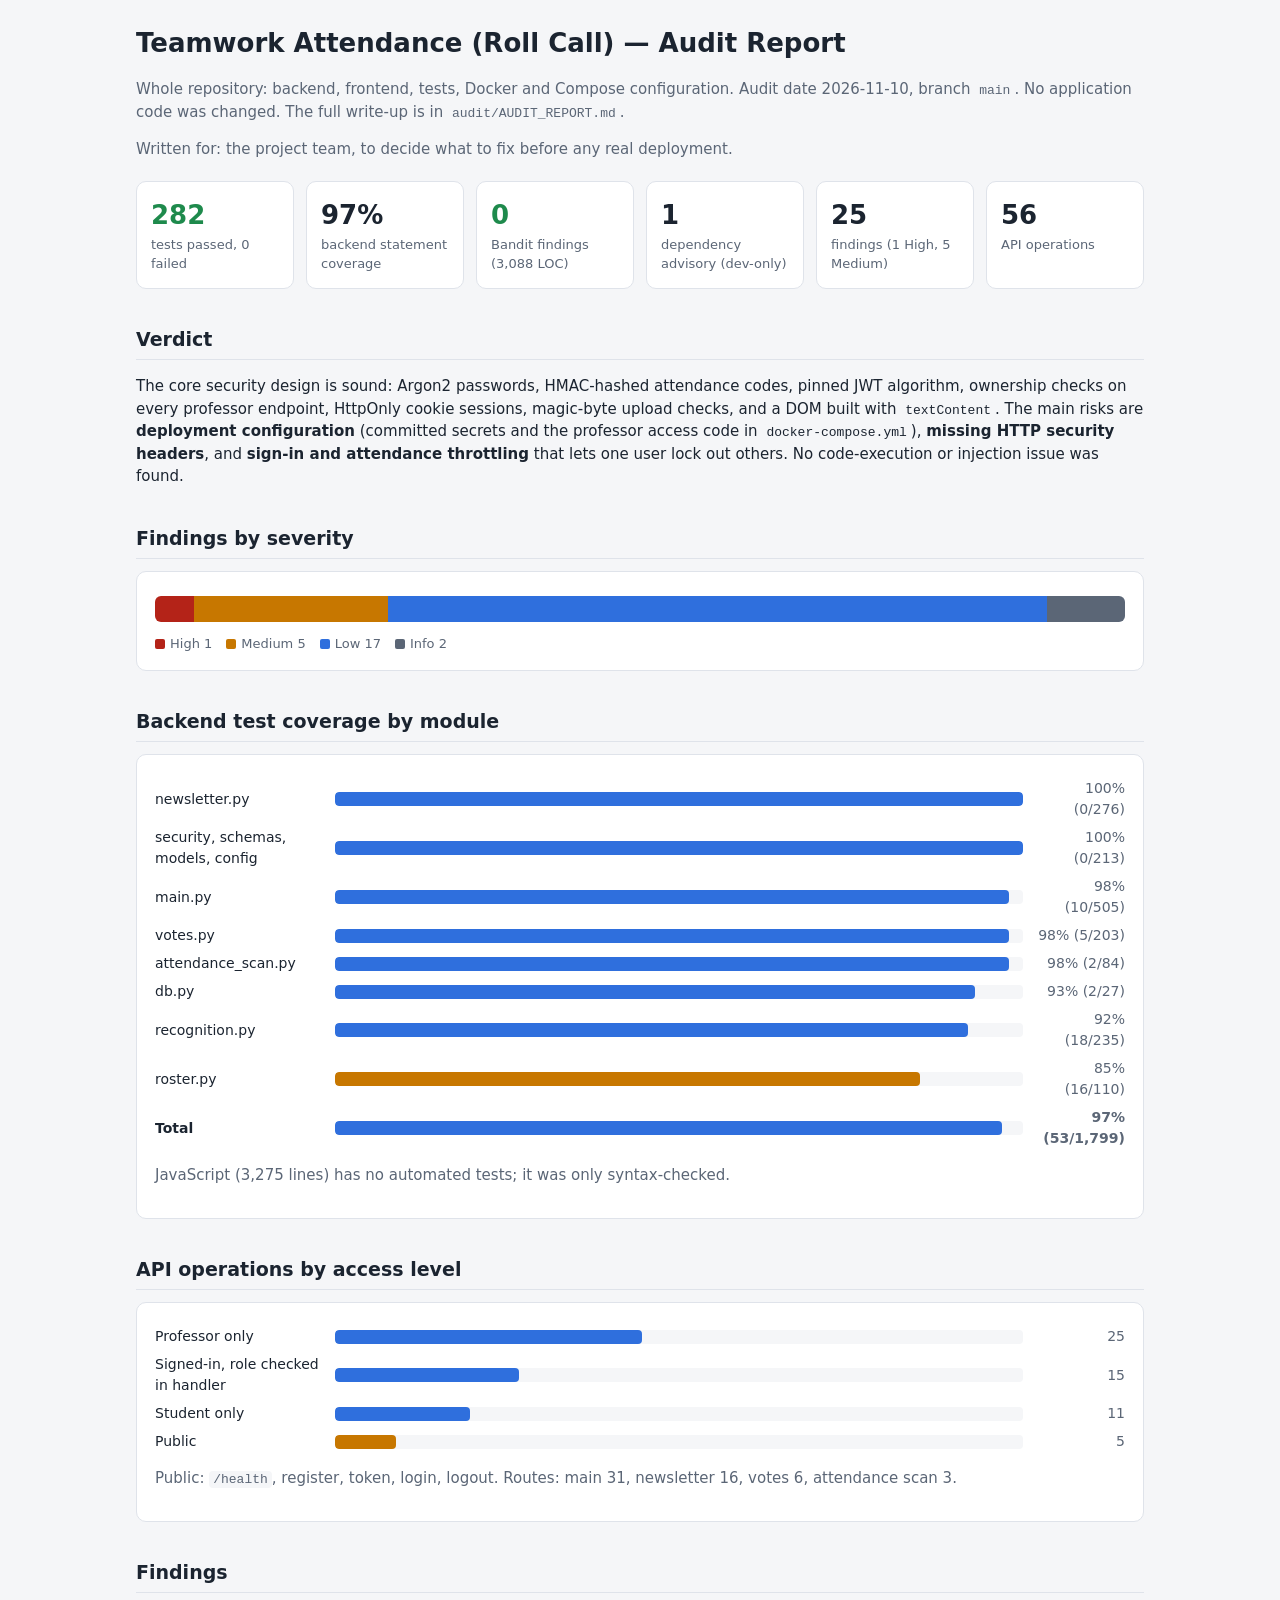
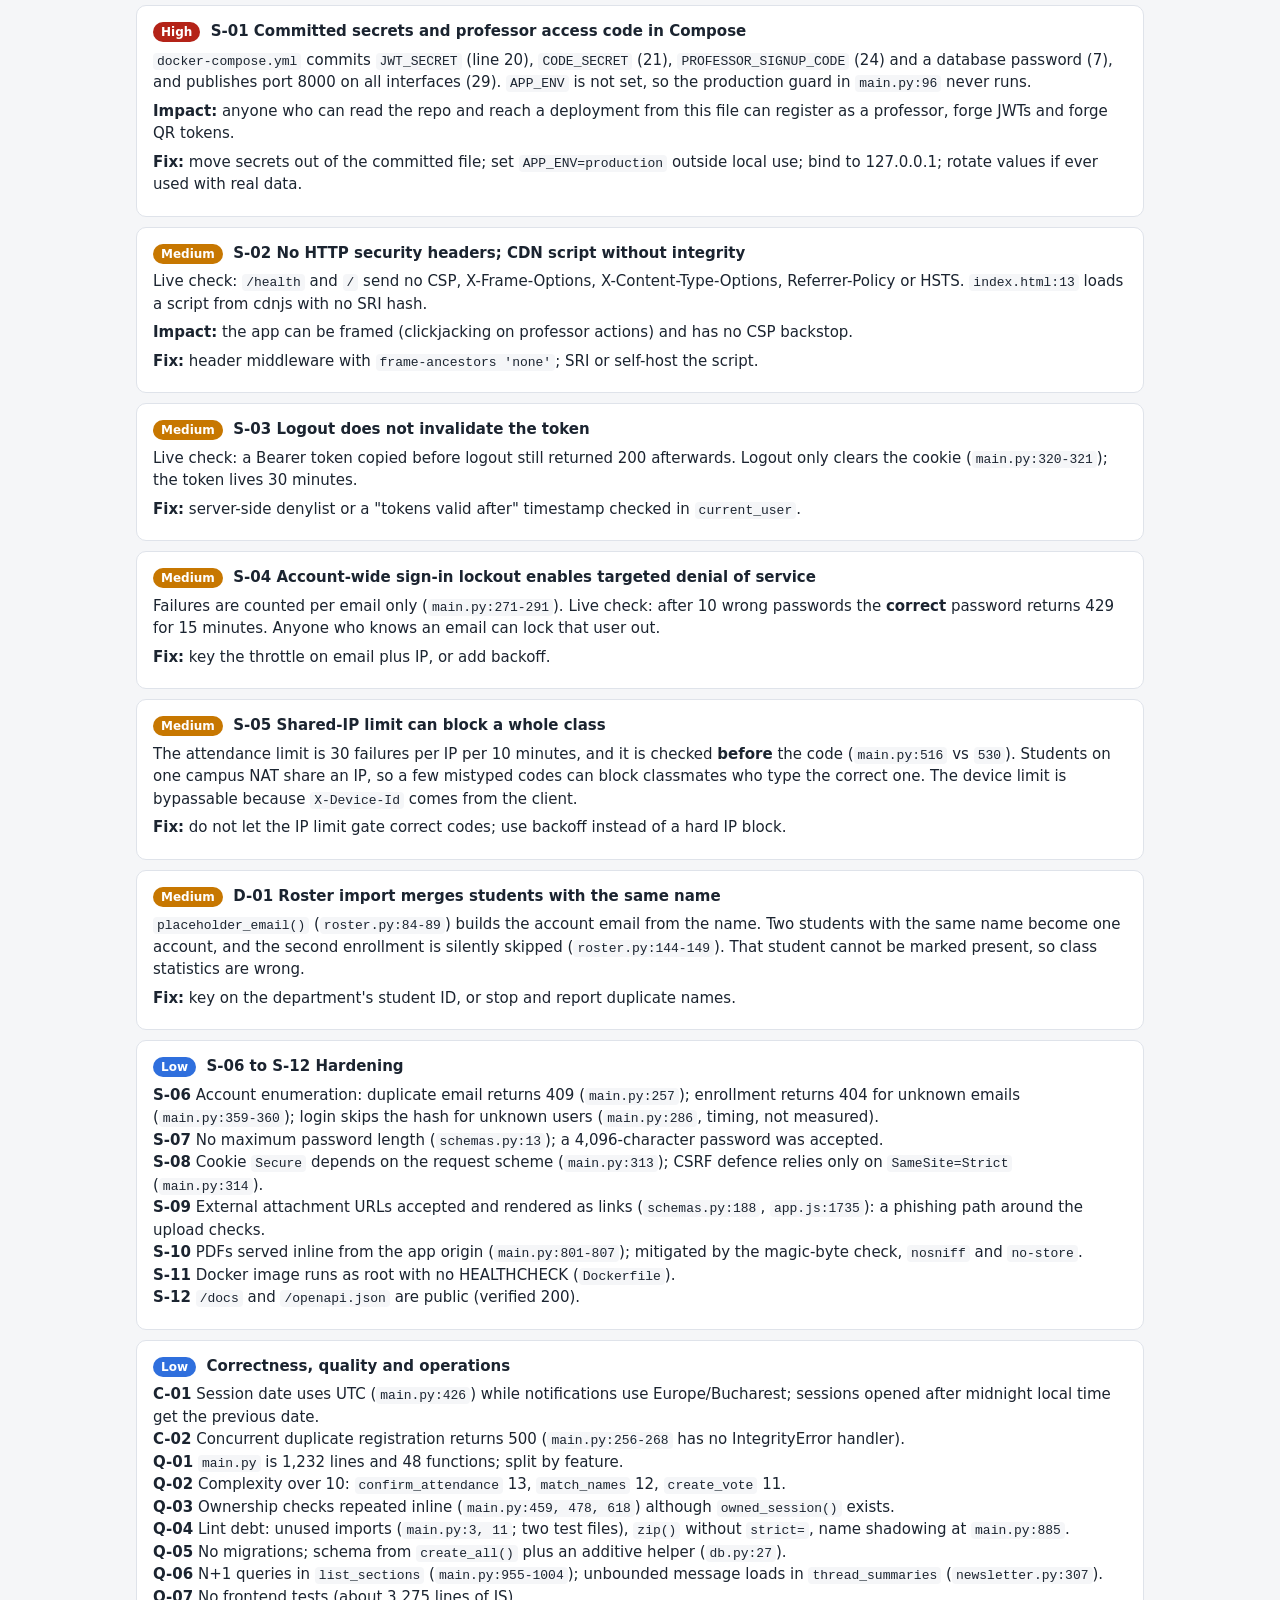
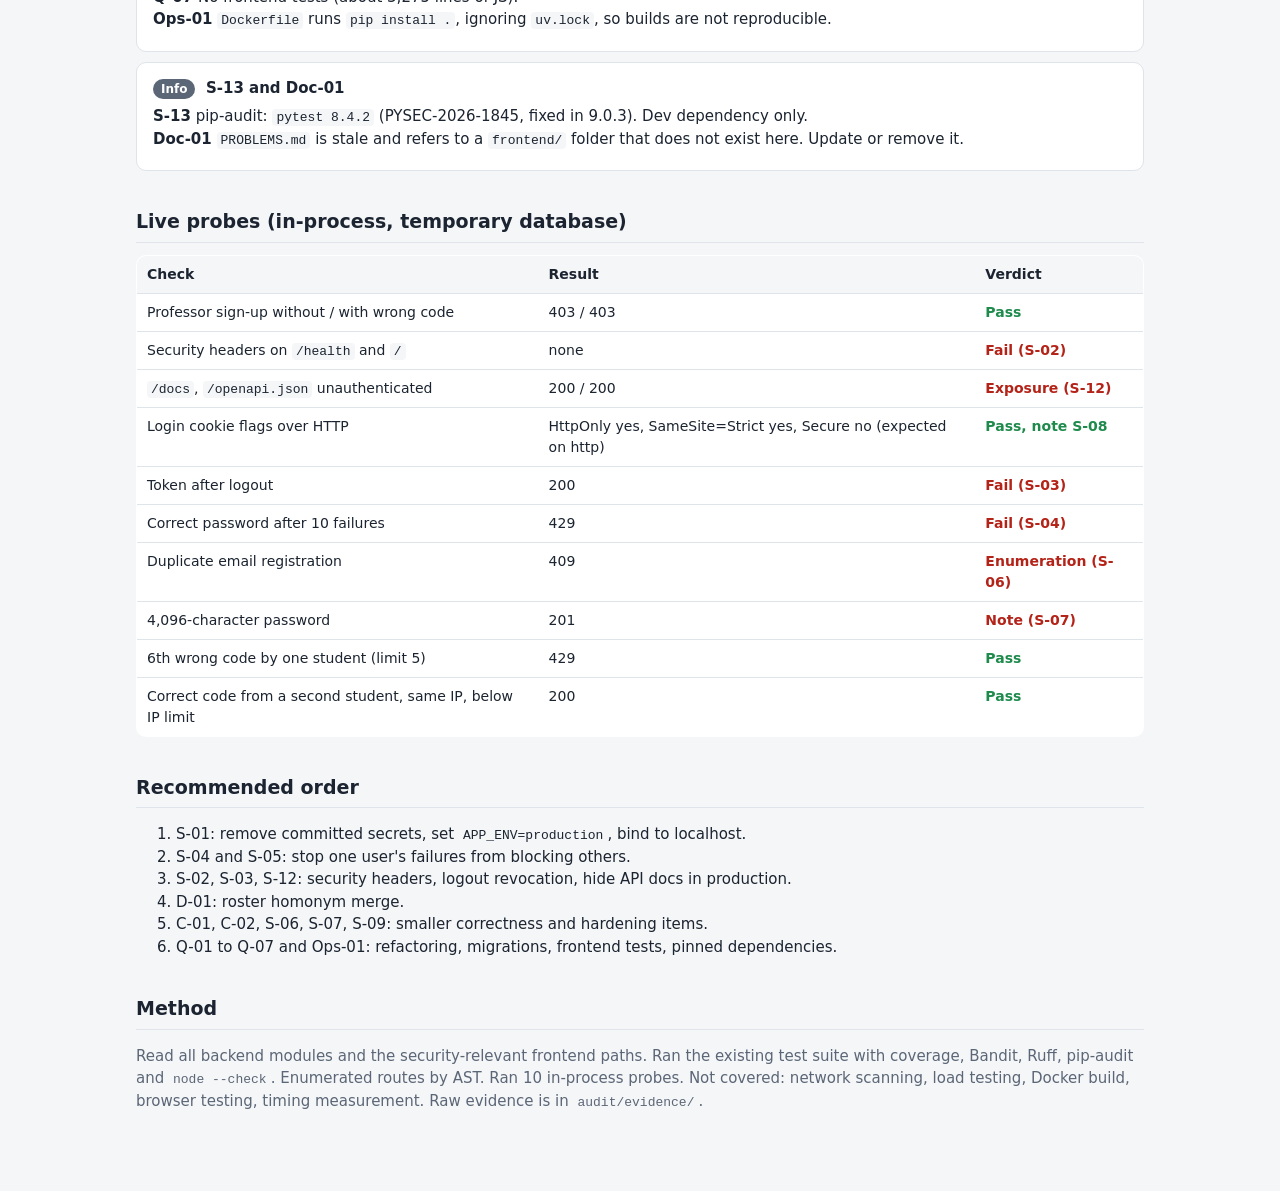
<file: audit/audit-report.html>
<!doctype html>
<html lang="en">
<head>
<meta charset="utf-8">
<meta name="viewport" content="width=device-width, initial-scale=1">
<title>Attendance App Audit</title>
<style>
  :root {
    --ink: #1b2430; --muted: #5b6676; --line: #dfe3ea; --surface: #ffffff; --page: #f5f6f8;
    --accent: #2f6fdd; --high: #b42318; --med: #c77700; --low: #2f6fdd; --info: #5b6676; --good: #1e8a4c;
  }
  @media (prefers-color-scheme: dark) {
    :root:not([data-theme="light"]) {
      --ink: #e8ecf2; --muted: #9aa5b5; --line: #2c3440; --surface: #161b22; --page: #0d1117;
      --accent: #6aa2ff; --high: #ff7b72; --med: #e3b341; --low: #6aa2ff; --info: #9aa5b5; --good: #56d364;
    }
  }
  :root[data-theme="dark"] {
    --ink: #e8ecf2; --muted: #9aa5b5; --line: #2c3440; --surface: #161b22; --page: #0d1117;
    --accent: #6aa2ff; --high: #ff7b72; --med: #e3b341; --low: #6aa2ff; --info: #9aa5b5; --good: #56d364;
  }
  * { box-sizing: border-box; }
  body { margin: 0; background: var(--page); color: var(--ink); font: 15px/1.5 system-ui, -apple-system, "Segoe UI", sans-serif; }
  main { max-width: 1040px; margin: 0 auto; padding: 24px 16px 64px; }
  h1 { font-size: 26px; margin: 0 0 4px; }
  h2 { font-size: 19px; margin: 36px 0 12px; border-bottom: 1px solid var(--line); padding-bottom: 6px; }
  h3 { font-size: 15px; margin: 0 0 6px; }
  p.lede, .muted { color: var(--muted); }
  code { font: 13px/1.4 ui-monospace, Consolas, monospace; background: var(--page); padding: 1px 4px; border-radius: 4px; }
  .tiles { display: grid; grid-template-columns: repeat(auto-fit, minmax(150px, 1fr)); gap: 12px; margin: 20px 0; }
  .tile { background: var(--surface); border: 1px solid var(--line); border-radius: 10px; padding: 14px; }
  .tile .num { font-size: 26px; font-weight: 700; }
  .tile .label { color: var(--muted); font-size: 13px; }
  .card { background: var(--surface); border: 1px solid var(--line); border-radius: 10px; padding: 16px 18px; margin-bottom: 14px; }
  .bar-row { display: grid; grid-template-columns: 170px 1fr 92px; gap: 10px; align-items: center; margin: 7px 0; font-size: 14px; }
  .track { background: var(--page); border-radius: 4px; height: 14px; overflow: hidden; }
  .fill { height: 100%; border-radius: 4px; background: var(--accent); }
  .fill.warn { background: var(--med); }
  .val { text-align: right; font-variant-numeric: tabular-nums; color: var(--muted); }
  .stack { display: flex; height: 26px; border-radius: 6px; overflow: hidden; margin: 8px 0 12px; }
  .stack span { display: block; height: 100%; }
  .legend { display: flex; flex-wrap: wrap; gap: 14px; font-size: 13px; color: var(--muted); }
  .sw { display: inline-block; width: 10px; height: 10px; border-radius: 2px; margin-right: 5px; vertical-align: -1px; }
  table { width: 100%; border-collapse: collapse; background: var(--surface); border: 1px solid var(--line); border-radius: 10px; overflow: hidden; font-size: 14px; }
  th, td { text-align: left; padding: 8px 10px; border-bottom: 1px solid var(--line); vertical-align: top; }
  th { background: var(--page); font-weight: 600; }
  td.num, th.num { text-align: right; font-variant-numeric: tabular-nums; }
  .badge { display: inline-block; font-size: 12px; font-weight: 600; padding: 1px 8px; border-radius: 999px; color: #fff; white-space: nowrap; }
  .sev-High { background: var(--high); }
  .sev-Medium { background: var(--med); }
  .sev-Low { background: var(--low); }
  .sev-Info { background: var(--info); }
  .pass { color: var(--good); font-weight: 600; }
  .fail { color: var(--high); font-weight: 600; }
  .wrap { overflow-x: auto; }
  .finding { background: var(--surface); border: 1px solid var(--line); border-radius: 10px; padding: 14px 16px; margin: 10px 0; }
  .finding p { margin: 6px 0; }
  @media (max-width: 600px) { .bar-row { grid-template-columns: 1fr 64px; } .bar-row .track { grid-column: 1 / -1; order: 3; } }
</style>
</head>
<body>
<main>

<h1>Teamwork Attendance (Roll Call) — Audit Report</h1>
<p class="lede">Whole repository: backend, frontend, tests, Docker and Compose configuration. Audit date 2026-11-10, branch <code>main</code>. No application code was changed. The full write-up is in <code>audit/AUDIT_REPORT.md</code>.</p>
<p class="muted">Written for: the project team, to decide what to fix before any real deployment.</p>

<div class="tiles">
  <div class="tile"><div class="num pass">282</div><div class="label">tests passed, 0 failed</div></div>
  <div class="tile"><div class="num">97%</div><div class="label">backend statement coverage</div></div>
  <div class="tile"><div class="num pass">0</div><div class="label">Bandit findings (3,088 LOC)</div></div>
  <div class="tile"><div class="num">1</div><div class="label">dependency advisory (dev-only)</div></div>
  <div class="tile"><div class="num">25</div><div class="label">findings (1 High, 5 Medium)</div></div>
  <div class="tile"><div class="num">56</div><div class="label">API operations</div></div>
</div>

<h2>Verdict</h2>
<p>The core security design is sound: Argon2 passwords, HMAC-hashed attendance codes, pinned JWT algorithm, ownership checks on every professor endpoint, HttpOnly cookie sessions, magic-byte upload checks, and a DOM built with <code>textContent</code>. The main risks are <strong>deployment configuration</strong> (committed secrets and the professor access code in <code>docker-compose.yml</code>), <strong>missing HTTP security headers</strong>, and <strong>sign-in and attendance throttling</strong> that lets one user lock out others. No code-execution or injection issue was found.</p>

<h2>Findings by severity</h2>
<div class="card">
  <div class="stack" role="img" aria-label="High 1, Medium 5, Low 17, Info 2">
    <span style="flex:1;background:var(--high)" title="High: 1"></span>
    <span style="flex:5;background:var(--med)" title="Medium: 5"></span>
    <span style="flex:17;background:var(--low)" title="Low: 17"></span>
    <span style="flex:2;background:var(--info)" title="Info: 2"></span>
  </div>
  <div class="legend">
    <span><i class="sw" style="background:var(--high)"></i>High 1</span>
    <span><i class="sw" style="background:var(--med)"></i>Medium 5</span>
    <span><i class="sw" style="background:var(--low)"></i>Low 17</span>
    <span><i class="sw" style="background:var(--info)"></i>Info 2</span>
  </div>
</div>

<h2>Backend test coverage by module</h2>
<div class="card" role="img" aria-label="Statement coverage by module">
  <div class="bar-row"><span>newsletter.py</span><div class="track"><div class="fill" style="width:100%"></div></div><span class="val">100% (0/276)</span></div>
  <div class="bar-row"><span>security, schemas, models, config</span><div class="track"><div class="fill" style="width:100%"></div></div><span class="val">100% (0/213)</span></div>
  <div class="bar-row"><span>main.py</span><div class="track"><div class="fill" style="width:98%"></div></div><span class="val">98% (10/505)</span></div>
  <div class="bar-row"><span>votes.py</span><div class="track"><div class="fill" style="width:98%"></div></div><span class="val">98% (5/203)</span></div>
  <div class="bar-row"><span>attendance_scan.py</span><div class="track"><div class="fill" style="width:98%"></div></div><span class="val">98% (2/84)</span></div>
  <div class="bar-row"><span>db.py</span><div class="track"><div class="fill" style="width:93%"></div></div><span class="val">93% (2/27)</span></div>
  <div class="bar-row"><span>recognition.py</span><div class="track"><div class="fill" style="width:92%"></div></div><span class="val">92% (18/235)</span></div>
  <div class="bar-row"><span>roster.py</span><div class="track"><div class="fill warn" style="width:85%"></div></div><span class="val">85% (16/110)</span></div>
  <div class="bar-row"><strong>Total</strong><div class="track"><div class="fill" style="width:97%"></div></div><span class="val"><strong>97% (53/1,799)</strong></span></div>
  <p class="muted small">JavaScript (3,275 lines) has no automated tests; it was only syntax-checked.</p>
</div>

<h2>API operations by access level</h2>
<div class="card" role="img" aria-label="Operations by access level: professor 25, signed-in with role checked in handler 15, student 11, public 5">
  <div class="bar-row"><span>Professor only</span><div class="track"><div class="fill" style="width:44.6%"></div></div><span class="val">25</span></div>
  <div class="bar-row"><span>Signed-in, role checked in handler</span><div class="track"><div class="fill" style="width:26.8%"></div></div><span class="val">15</span></div>
  <div class="bar-row"><span>Student only</span><div class="track"><div class="fill" style="width:19.6%"></div></div><span class="val">11</span></div>
  <div class="bar-row"><span>Public</span><div class="track"><div class="fill warn" style="width:8.9%"></div></div><span class="val">5</span></div>
  <p class="muted small">Public: <code>/health</code>, register, token, login, logout. Routes: main 31, newsletter 16, votes 6, attendance scan 3.</p>
</div>

<h2>Findings</h2>

<div class="finding"><h3><span class="badge sev-High">High</span> &nbsp;S-01 Committed secrets and professor access code in Compose</h3>
<p><code>docker-compose.yml</code> commits <code>JWT_SECRET</code> (line 20), <code>CODE_SECRET</code> (21), <code>PROFESSOR_SIGNUP_CODE</code> (24) and a database password (7), and publishes port 8000 on all interfaces (29). <code>APP_ENV</code> is not set, so the production guard in <code>main.py:96</code> never runs.</p>
<p><strong>Impact:</strong> anyone who can read the repo and reach a deployment from this file can register as a professor, forge JWTs and forge QR tokens.</p>
<p><strong>Fix:</strong> move secrets out of the committed file; set <code>APP_ENV=production</code> outside local use; bind to 127.0.0.1; rotate values if ever used with real data.</p></div>

<div class="finding"><h3><span class="badge sev-Medium">Medium</span> &nbsp;S-02 No HTTP security headers; CDN script without integrity</h3>
<p>Live check: <code>/health</code> and <code>/</code> send no CSP, X-Frame-Options, X-Content-Type-Options, Referrer-Policy or HSTS. <code>index.html:13</code> loads a script from cdnjs with no SRI hash.</p>
<p><strong>Impact:</strong> the app can be framed (clickjacking on professor actions) and has no CSP backstop.</p>
<p><strong>Fix:</strong> header middleware with <code>frame-ancestors 'none'</code>; SRI or self-host the script.</p></div>

<div class="finding"><h3><span class="badge sev-Medium">Medium</span> &nbsp;S-03 Logout does not invalidate the token</h3>
<p>Live check: a Bearer token copied before logout still returned 200 afterwards. Logout only clears the cookie (<code>main.py:320-321</code>); the token lives 30 minutes.</p>
<p><strong>Fix:</strong> server-side denylist or a "tokens valid after" timestamp checked in <code>current_user</code>.</p></div>

<div class="finding"><h3><span class="badge sev-Medium">Medium</span> &nbsp;S-04 Account-wide sign-in lockout enables targeted denial of service</h3>
<p>Failures are counted per email only (<code>main.py:271-291</code>). Live check: after 10 wrong passwords the <strong>correct</strong> password returns 429 for 15 minutes. Anyone who knows an email can lock that user out.</p>
<p><strong>Fix:</strong> key the throttle on email plus IP, or add backoff.</p></div>

<div class="finding"><h3><span class="badge sev-Medium">Medium</span> &nbsp;S-05 Shared-IP limit can block a whole class</h3>
<p>The attendance limit is 30 failures per IP per 10 minutes, and it is checked <strong>before</strong> the code (<code>main.py:516</code> vs <code>530</code>). Students on one campus NAT share an IP, so a few mistyped codes can block classmates who type the correct one. The device limit is bypassable because <code>X-Device-Id</code> comes from the client.</p>
<p><strong>Fix:</strong> do not let the IP limit gate correct codes; use backoff instead of a hard IP block.</p></div>

<div class="finding"><h3><span class="badge sev-Medium">Medium</span> &nbsp;D-01 Roster import merges students with the same name</h3>
<p><code>placeholder_email()</code> (<code>roster.py:84-89</code>) builds the account email from the name. Two students with the same name become one account, and the second enrollment is silently skipped (<code>roster.py:144-149</code>). That student cannot be marked present, so class statistics are wrong.</p>
<p><strong>Fix:</strong> key on the department's student ID, or stop and report duplicate names.</p></div>

<div class="finding"><h3><span class="badge sev-Low">Low</span> &nbsp;S-06 to S-12 Hardening</h3>
<p><strong>S-06</strong> Account enumeration: duplicate email returns 409 (<code>main.py:257</code>); enrollment returns 404 for unknown emails (<code>main.py:359-360</code>); login skips the hash for unknown users (<code>main.py:286</code>, timing, not measured).<br>
<strong>S-07</strong> No maximum password length (<code>schemas.py:13</code>); a 4,096-character password was accepted.<br>
<strong>S-08</strong> Cookie <code>Secure</code> depends on the request scheme (<code>main.py:313</code>); CSRF defence relies only on <code>SameSite=Strict</code> (<code>main.py:314</code>).<br>
<strong>S-09</strong> External attachment URLs accepted and rendered as links (<code>schemas.py:188</code>, <code>app.js:1735</code>): a phishing path around the upload checks.<br>
<strong>S-10</strong> PDFs served inline from the app origin (<code>main.py:801-807</code>); mitigated by the magic-byte check, <code>nosniff</code> and <code>no-store</code>.<br>
<strong>S-11</strong> Docker image runs as root with no HEALTHCHECK (<code>Dockerfile</code>).<br>
<strong>S-12</strong> <code>/docs</code> and <code>/openapi.json</code> are public (verified 200).</p></div>

<div class="finding"><h3><span class="badge sev-Low">Low</span> &nbsp;Correctness, quality and operations</h3>
<p><strong>C-01</strong> Session date uses UTC (<code>main.py:426</code>) while notifications use Europe/Bucharest; sessions opened after midnight local time get the previous date.<br>
<strong>C-02</strong> Concurrent duplicate registration returns 500 (<code>main.py:256-268</code> has no IntegrityError handler).<br>
<strong>Q-01</strong> <code>main.py</code> is 1,232 lines and 48 functions; split by feature.<br>
<strong>Q-02</strong> Complexity over 10: <code>confirm_attendance</code> 13, <code>match_names</code> 12, <code>create_vote</code> 11.<br>
<strong>Q-03</strong> Ownership checks repeated inline (<code>main.py:459, 478, 618</code>) although <code>owned_session()</code> exists.<br>
<strong>Q-04</strong> Lint debt: unused imports (<code>main.py:3, 11</code>; two test files), <code>zip()</code> without <code>strict=</code>, name shadowing at <code>main.py:885</code>.<br>
<strong>Q-05</strong> No migrations; schema from <code>create_all()</code> plus an additive helper (<code>db.py:27</code>).<br>
<strong>Q-06</strong> N+1 queries in <code>list_sections</code> (<code>main.py:955-1004</code>); unbounded message loads in <code>thread_summaries</code> (<code>newsletter.py:307</code>).<br>
<strong>Q-07</strong> No frontend tests (about 3,275 lines of JS).<br>
<strong>Ops-01</strong> <code>Dockerfile</code> runs <code>pip install .</code>, ignoring <code>uv.lock</code>, so builds are not reproducible.</p></div>

<div class="finding"><h3><span class="badge sev-Info">Info</span> &nbsp;S-13 and Doc-01</h3>
<p><strong>S-13</strong> pip-audit: <code>pytest 8.4.2</code> (PYSEC-2026-1845, fixed in 9.0.3). Dev dependency only.<br>
<strong>Doc-01</strong> <code>PROBLEMS.md</code> is stale and refers to a <code>frontend/</code> folder that does not exist here. Update or remove it.</p></div>

<h2>Live probes (in-process, temporary database)</h2>
<div class="wrap"><table>
  <thead><tr><th>Check</th><th>Result</th><th>Verdict</th></tr></thead>
  <tbody>
    <tr><td>Professor sign-up without / with wrong code</td><td>403 / 403</td><td class="pass">Pass</td></tr>
    <tr><td>Security headers on <code>/health</code> and <code>/</code></td><td>none</td><td class="fail">Fail (S-02)</td></tr>
    <tr><td><code>/docs</code>, <code>/openapi.json</code> unauthenticated</td><td>200 / 200</td><td class="fail">Exposure (S-12)</td></tr>
    <tr><td>Login cookie flags over HTTP</td><td>HttpOnly yes, SameSite=Strict yes, Secure no (expected on http)</td><td class="pass">Pass, note S-08</td></tr>
    <tr><td>Token after logout</td><td>200</td><td class="fail">Fail (S-03)</td></tr>
    <tr><td>Correct password after 10 failures</td><td>429</td><td class="fail">Fail (S-04)</td></tr>
    <tr><td>Duplicate email registration</td><td>409</td><td class="fail">Enumeration (S-06)</td></tr>
    <tr><td>4,096-character password</td><td>201</td><td class="fail">Note (S-07)</td></tr>
    <tr><td>6th wrong code by one student (limit 5)</td><td>429</td><td class="pass">Pass</td></tr>
    <tr><td>Correct code from a second student, same IP, below IP limit</td><td>200</td><td class="pass">Pass</td></tr>
  </tbody>
</table></div>

<h2>Recommended order</h2>
<ol>
  <li>S-01: remove committed secrets, set <code>APP_ENV=production</code>, bind to localhost.</li>
  <li>S-04 and S-05: stop one user's failures from blocking others.</li>
  <li>S-02, S-03, S-12: security headers, logout revocation, hide API docs in production.</li>
  <li>D-01: roster homonym merge.</li>
  <li>C-01, C-02, S-06, S-07, S-09: smaller correctness and hardening items.</li>
  <li>Q-01 to Q-07 and Ops-01: refactoring, migrations, frontend tests, pinned dependencies.</li>
</ol>

<h2>Method</h2>
<p class="muted">Read all backend modules and the security-relevant frontend paths. Ran the existing test suite with coverage, Bandit, Ruff, pip-audit and <code>node --check</code>. Enumerated routes by AST. Ran 10 in-process probes. Not covered: network scanning, load testing, Docker build, browser testing, timing measurement. Raw evidence is in <code>audit/evidence/</code>.</p>

</main>
</body>
</html>
</file>
